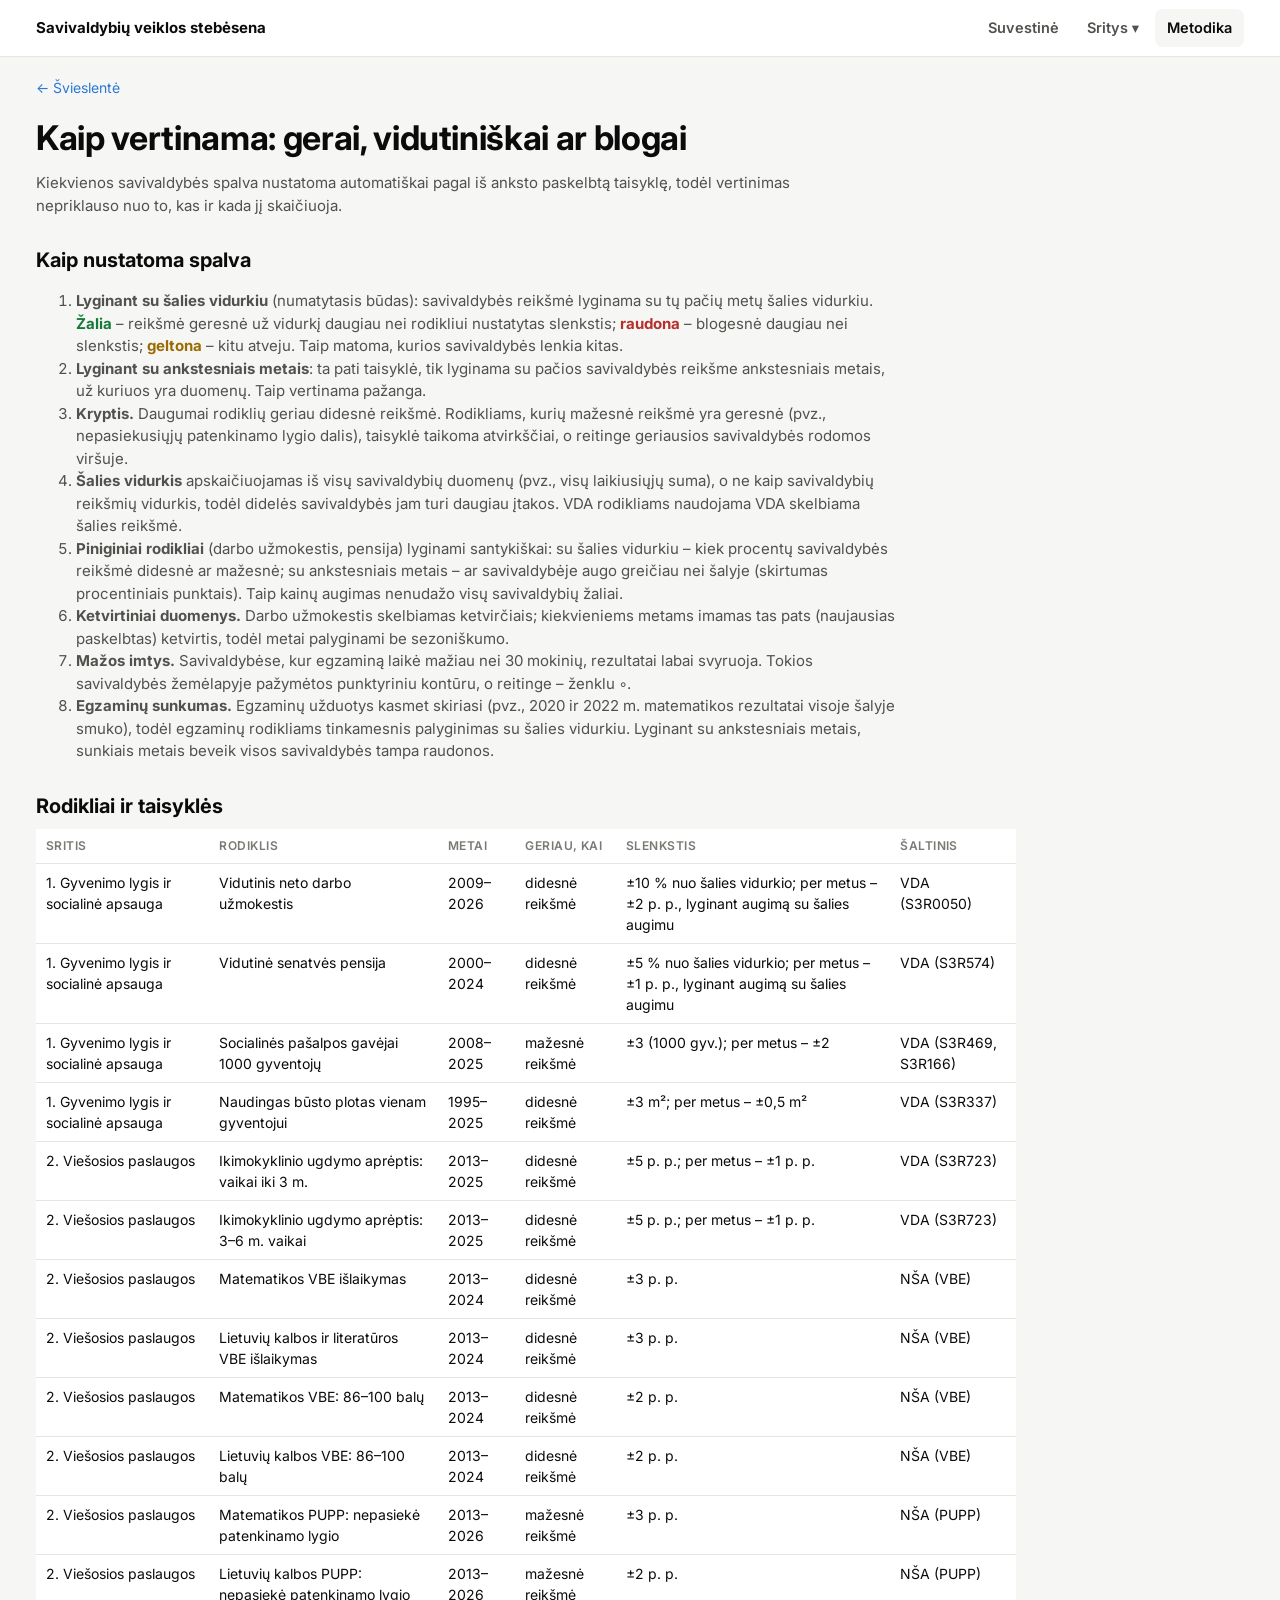
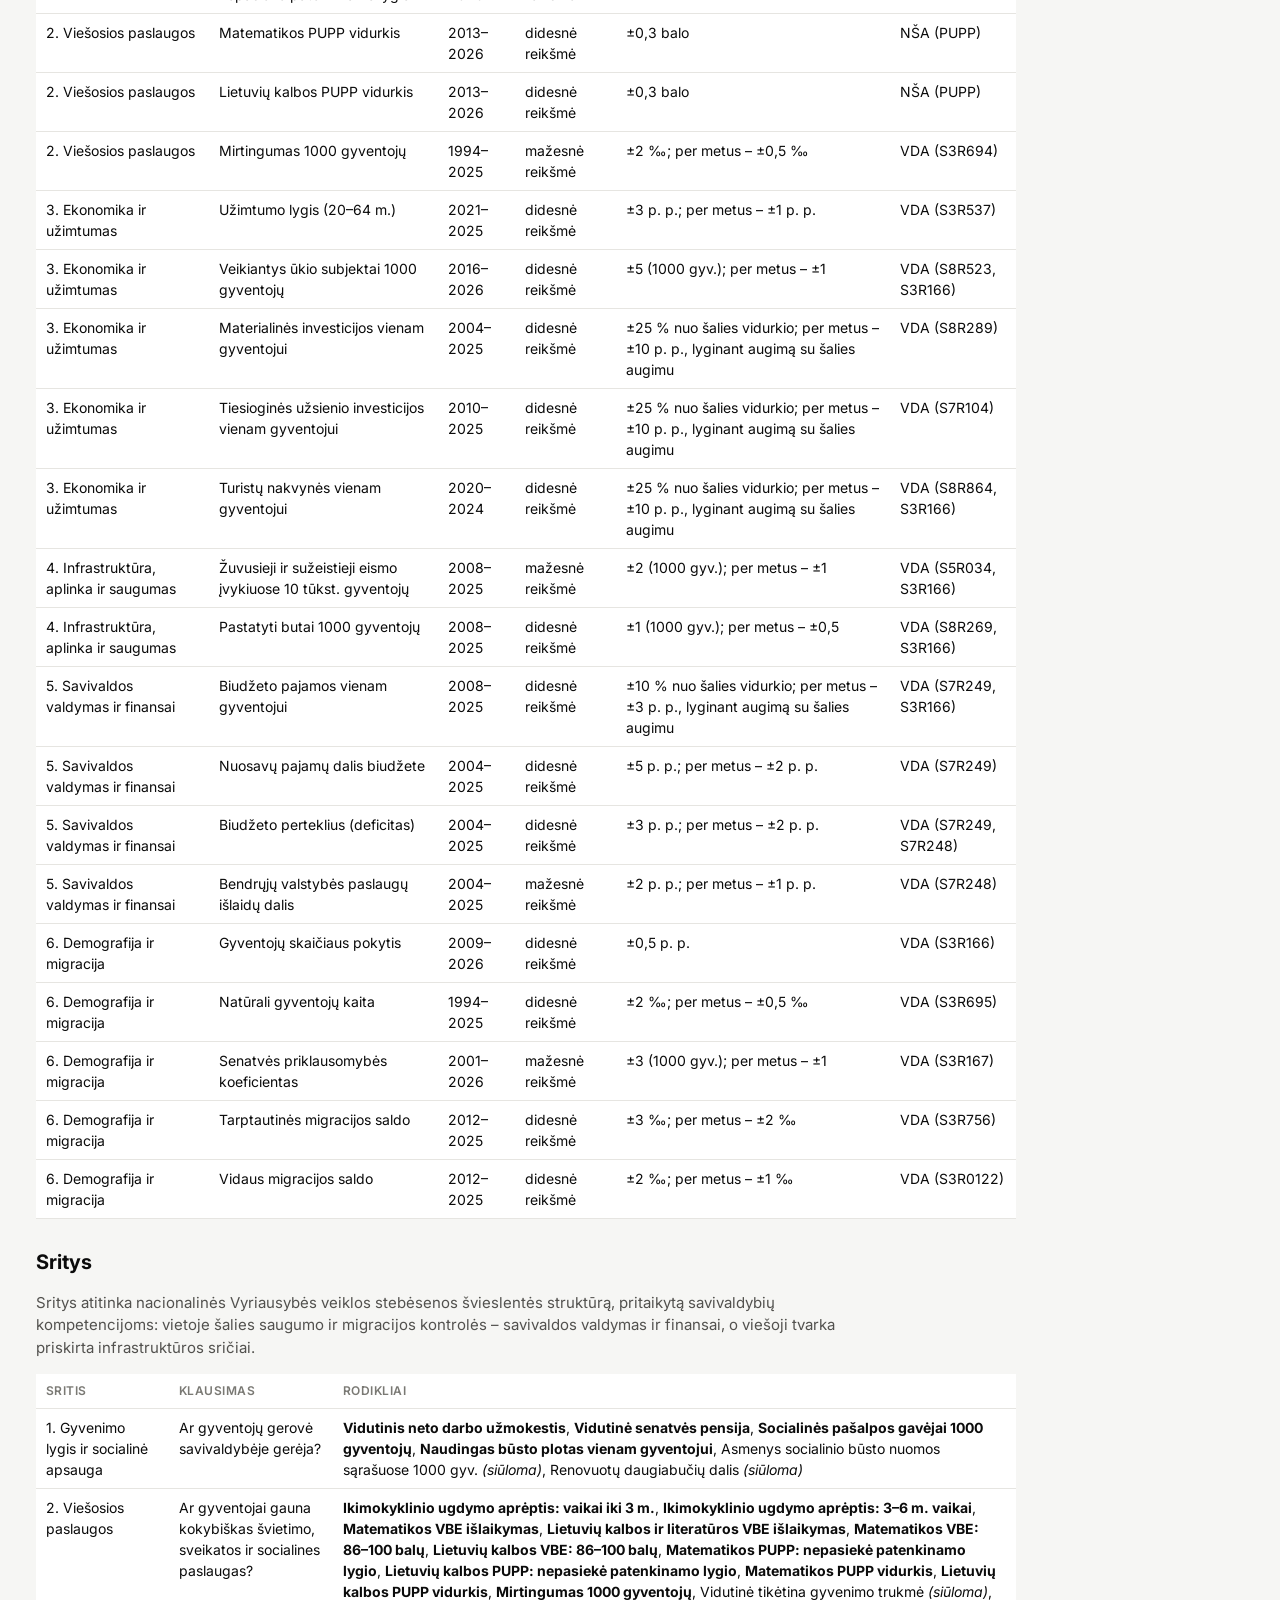
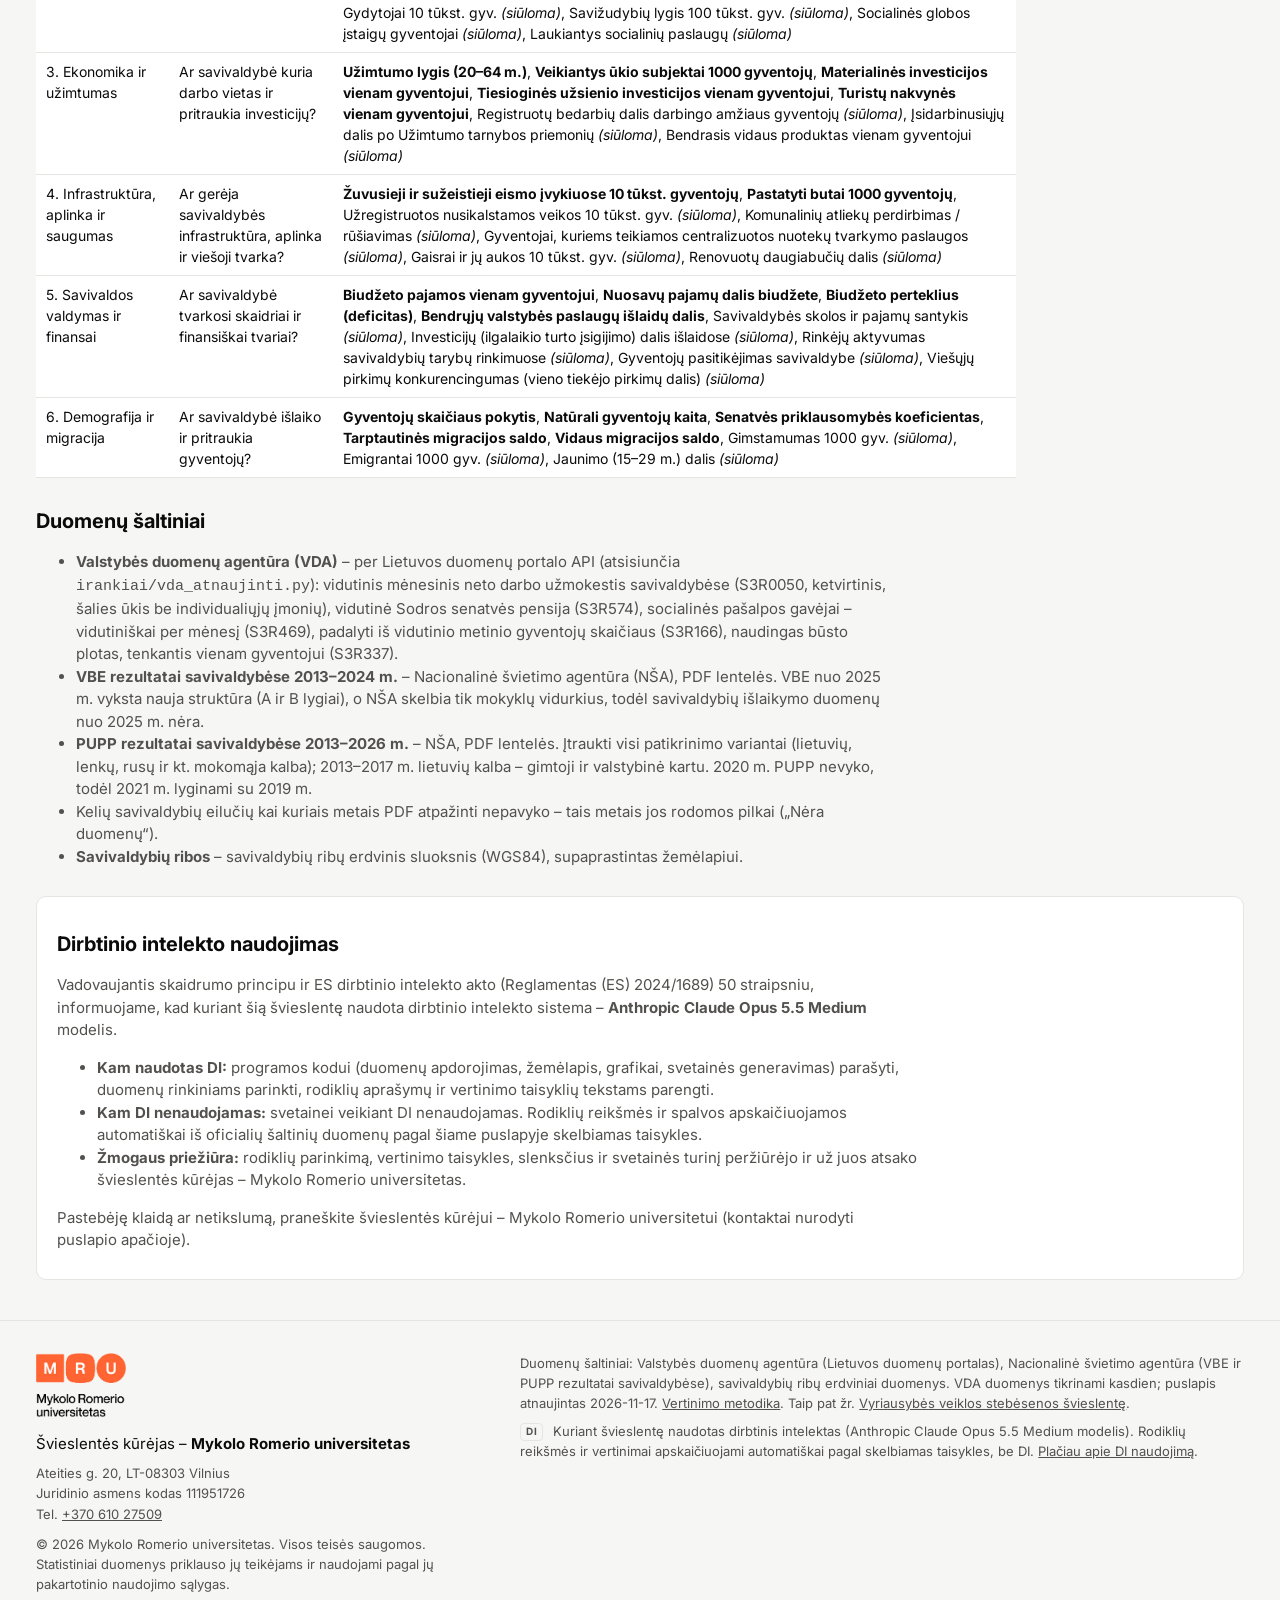
<file: metodika.html>
<!DOCTYPE html>
<html lang="lt">
<head>
<meta charset="utf-8">
<meta name="viewport" content="width=device-width, initial-scale=1">
<title>Vertinimo metodika · Savivaldybių veiklos stebėsena</title>
<link rel="preconnect" href="https://fonts.googleapis.com">
<link href="https://fonts.googleapis.com/css2?family=Inter:wght@400;500;600;700&display=swap" rel="stylesheet">
<link rel="stylesheet" href="statika/stilius.css?v=37bf7238">
</head>
<body>
<header class="virsus">
  <div class="plotis">
    <a class="logo" href="index.html">Savivaldybių veiklos stebėsena</a>
    <nav class="meniu" aria-label="Pagrindinis meniu">
      <a class="meniu-nuoroda meniu-plati" href="index.html" data-psl="suvestine">Suvestinė</a>
      <details class="meniu-sritys">
        <summary>Sritys <span aria-hidden="true">▾</span></summary>
        <div class="meniu-skydas">
          <a class="meniu-siaura" href="index.html">Suvestinė</a>
          <a href="index.html#sritis-1"><span class="meniu-nr">1</span><span class="meniu-pav">Gyvenimo lygis ir socialinė apsauga</span></a>
          <a href="index.html#sritis-2"><span class="meniu-nr">2</span><span class="meniu-pav">Viešosios paslaugos</span></a>
          <a href="index.html#sritis-3"><span class="meniu-nr">3</span><span class="meniu-pav">Ekonomika ir užimtumas</span></a>
          <a href="index.html#sritis-4"><span class="meniu-nr">4</span><span class="meniu-pav">Infrastruktūra, aplinka ir saugumas</span></a>
          <a href="index.html#sritis-5"><span class="meniu-nr">5</span><span class="meniu-pav">Savivaldos valdymas ir finansai</span></a>
          <a href="index.html#sritis-6"><span class="meniu-nr">6</span><span class="meniu-pav">Demografija ir migracija</span></a>
          <a class="meniu-siaura" href="metodika.html">Vertinimo metodika</a>
        </div>
      </details>
      <a class="meniu-nuoroda meniu-plati" href="metodika.html" data-psl="metodika" aria-current="page">Metodika</a>
    </nav>
  </div>
</header>

<main class="plotis metodika-psl">
  <nav class="kelias-nav"><a href="index.html">← Švieslentė</a></nav>
  <h1>Kaip vertinama: gerai, vidutiniškai ar blogai</h1>
  <p>Kiekvienos savivaldybės spalva nustatoma automatiškai pagal iš anksto paskelbtą taisyklę, todėl vertinimas nepriklauso nuo to, kas ir kada jį skaičiuoja.</p>

  <h2>Kaip nustatoma spalva</h2>
  <ol>
    <li><b>Lyginant su šalies vidurkiu</b> (numatytasis būdas): savivaldybės reikšmė lyginama su tų pačių metų šalies vidurkiu.
      <span style="color:var(--zalia-t)"><b>Žalia</b></span> – reikšmė geresnė už vidurkį daugiau nei rodikliui nustatytas slenkstis;
      <span style="color:var(--raudona-t)"><b>raudona</b></span> – blogesnė daugiau nei slenkstis;
      <span style="color:var(--geltona-t)"><b>geltona</b></span> – kitu atveju. Taip matoma, kurios savivaldybės lenkia kitas.</li>
    <li><b>Lyginant su ankstesniais metais</b>: ta pati taisyklė, tik lyginama su pačios savivaldybės reikšme ankstesniais metais, už kuriuos yra duomenų. Taip vertinama pažanga.</li>
    <li><b>Kryptis.</b> Daugumai rodiklių geriau didesnė reikšmė. Rodikliams, kurių mažesnė reikšmė yra geresnė (pvz., nepasiekusiųjų patenkinamo lygio dalis), taisyklė taikoma atvirkščiai, o reitinge geriausios savivaldybės rodomos viršuje.</li>
    <li><b>Šalies vidurkis</b> apskaičiuojamas iš visų savivaldybių duomenų (pvz., visų laikiusiųjų suma), o ne kaip savivaldybių reikšmių vidurkis, todėl didelės savivaldybės jam turi daugiau įtakos. VDA rodikliams naudojama VDA skelbiama šalies reikšmė.</li>
    <li><b>Piniginiai rodikliai</b> (darbo užmokestis, pensija) lyginami santykiškai: su šalies vidurkiu – kiek procentų savivaldybės reikšmė didesnė ar mažesnė; su ankstesniais metais – ar savivaldybėje augo greičiau nei šalyje (skirtumas procentiniais punktais). Taip kainų augimas nenudažo visų savivaldybių žaliai.</li>
    <li><b>Ketvirtiniai duomenys.</b> Darbo užmokestis skelbiamas ketvirčiais; kiekvieniems metams imamas tas pats (naujausias paskelbtas) ketvirtis, todėl metai palyginami be sezoniškumo.</li>
    <li><b>Mažos imtys.</b> Savivaldybėse, kur egzaminą laikė mažiau nei 30 mokinių, rezultatai labai svyruoja. Tokios savivaldybės žemėlapyje pažymėtos punktyriniu kontūru, o reitinge – ženklu ◦.</li>
    <li><b>Egzaminų sunkumas.</b> Egzaminų užduotys kasmet skiriasi (pvz., 2020 ir 2022 m. matematikos rezultatai visoje šalyje smuko), todėl egzaminų rodikliams tinkamesnis palyginimas su šalies vidurkiu. Lyginant su ankstesniais metais, sunkiais metais beveik visos savivaldybės tampa raudonos.</li>
  </ol>

  <h2>Rodikliai ir taisyklės</h2>
  <div class="lentele-slinktis"><table>
    <thead><tr><th>Sritis</th><th>Rodiklis</th><th>Metai</th><th>Geriau, kai</th><th>Slenkstis</th><th>Šaltinis</th></tr></thead>
    <tbody><tr><td>1. Gyvenimo lygis ir socialinė apsauga</td><td>Vidutinis neto darbo užmokestis</td><td>2009–2026</td><td>didesnė reikšmė</td><td>±10 % nuo šalies vidurkio; per metus – ±2 p. p., lyginant augimą su šalies augimu</td><td>VDA (S3R0050)</td></tr><tr><td>1. Gyvenimo lygis ir socialinė apsauga</td><td>Vidutinė senatvės pensija</td><td>2000–2024</td><td>didesnė reikšmė</td><td>±5 % nuo šalies vidurkio; per metus – ±1 p. p., lyginant augimą su šalies augimu</td><td>VDA (S3R574)</td></tr><tr><td>1. Gyvenimo lygis ir socialinė apsauga</td><td>Socialinės pašalpos gavėjai 1000 gyventojų</td><td>2008–2025</td><td>mažesnė reikšmė</td><td>±3 (1000 gyv.); per metus – ±2</td><td>VDA (S3R469, S3R166)</td></tr><tr><td>1. Gyvenimo lygis ir socialinė apsauga</td><td>Naudingas būsto plotas vienam gyventojui</td><td>1995–2025</td><td>didesnė reikšmė</td><td>±3 m²; per metus – ±0,5 m²</td><td>VDA (S3R337)</td></tr><tr><td>2. Viešosios paslaugos</td><td>Ikimokyklinio ugdymo aprėptis: vaikai iki 3 m.</td><td>2013–2025</td><td>didesnė reikšmė</td><td>±5 p. p.; per metus – ±1 p. p.</td><td>VDA (S3R723)</td></tr><tr><td>2. Viešosios paslaugos</td><td>Ikimokyklinio ugdymo aprėptis: 3–6 m. vaikai</td><td>2013–2025</td><td>didesnė reikšmė</td><td>±5 p. p.; per metus – ±1 p. p.</td><td>VDA (S3R723)</td></tr><tr><td>2. Viešosios paslaugos</td><td>Matematikos VBE išlaikymas</td><td>2013–2024</td><td>didesnė reikšmė</td><td>±3 p. p.</td><td>NŠA (VBE)</td></tr><tr><td>2. Viešosios paslaugos</td><td>Lietuvių kalbos ir literatūros VBE išlaikymas</td><td>2013–2024</td><td>didesnė reikšmė</td><td>±3 p. p.</td><td>NŠA (VBE)</td></tr><tr><td>2. Viešosios paslaugos</td><td>Matematikos VBE: 86–100 balų</td><td>2013–2024</td><td>didesnė reikšmė</td><td>±2 p. p.</td><td>NŠA (VBE)</td></tr><tr><td>2. Viešosios paslaugos</td><td>Lietuvių kalbos VBE: 86–100 balų</td><td>2013–2024</td><td>didesnė reikšmė</td><td>±2 p. p.</td><td>NŠA (VBE)</td></tr><tr><td>2. Viešosios paslaugos</td><td>Matematikos PUPP: nepasiekė patenkinamo lygio</td><td>2013–2026</td><td>mažesnė reikšmė</td><td>±3 p. p.</td><td>NŠA (PUPP)</td></tr><tr><td>2. Viešosios paslaugos</td><td>Lietuvių kalbos PUPP: nepasiekė patenkinamo lygio</td><td>2013–2026</td><td>mažesnė reikšmė</td><td>±2 p. p.</td><td>NŠA (PUPP)</td></tr><tr><td>2. Viešosios paslaugos</td><td>Matematikos PUPP vidurkis</td><td>2013–2026</td><td>didesnė reikšmė</td><td>±0,3 balo</td><td>NŠA (PUPP)</td></tr><tr><td>2. Viešosios paslaugos</td><td>Lietuvių kalbos PUPP vidurkis</td><td>2013–2026</td><td>didesnė reikšmė</td><td>±0,3 balo</td><td>NŠA (PUPP)</td></tr><tr><td>2. Viešosios paslaugos</td><td>Mirtingumas 1000 gyventojų</td><td>1994–2025</td><td>mažesnė reikšmė</td><td>±2 ‰; per metus – ±0,5 ‰</td><td>VDA (S3R694)</td></tr><tr><td>3. Ekonomika ir užimtumas</td><td>Užimtumo lygis (20–64 m.)</td><td>2021–2025</td><td>didesnė reikšmė</td><td>±3 p. p.; per metus – ±1 p. p.</td><td>VDA (S3R537)</td></tr><tr><td>3. Ekonomika ir užimtumas</td><td>Veikiantys ūkio subjektai 1000 gyventojų</td><td>2016–2026</td><td>didesnė reikšmė</td><td>±5 (1000 gyv.); per metus – ±1</td><td>VDA (S8R523, S3R166)</td></tr><tr><td>3. Ekonomika ir užimtumas</td><td>Materialinės investicijos vienam gyventojui</td><td>2004–2025</td><td>didesnė reikšmė</td><td>±25 % nuo šalies vidurkio; per metus – ±10 p. p., lyginant augimą su šalies augimu</td><td>VDA (S8R289)</td></tr><tr><td>3. Ekonomika ir užimtumas</td><td>Tiesioginės užsienio investicijos vienam gyventojui</td><td>2010–2025</td><td>didesnė reikšmė</td><td>±25 % nuo šalies vidurkio; per metus – ±10 p. p., lyginant augimą su šalies augimu</td><td>VDA (S7R104)</td></tr><tr><td>3. Ekonomika ir užimtumas</td><td>Turistų nakvynės vienam gyventojui</td><td>2020–2024</td><td>didesnė reikšmė</td><td>±25 % nuo šalies vidurkio; per metus – ±10 p. p., lyginant augimą su šalies augimu</td><td>VDA (S8R864, S3R166)</td></tr><tr><td>4. Infrastruktūra, aplinka ir saugumas</td><td>Žuvusieji ir sužeistieji eismo įvykiuose 10 tūkst. gyventojų</td><td>2008–2025</td><td>mažesnė reikšmė</td><td>±2 (1000 gyv.); per metus – ±1</td><td>VDA (S5R034, S3R166)</td></tr><tr><td>4. Infrastruktūra, aplinka ir saugumas</td><td>Pastatyti butai 1000 gyventojų</td><td>2008–2025</td><td>didesnė reikšmė</td><td>±1 (1000 gyv.); per metus – ±0,5</td><td>VDA (S8R269, S3R166)</td></tr><tr><td>5. Savivaldos valdymas ir finansai</td><td>Biudžeto pajamos vienam gyventojui</td><td>2008–2025</td><td>didesnė reikšmė</td><td>±10 % nuo šalies vidurkio; per metus – ±3 p. p., lyginant augimą su šalies augimu</td><td>VDA (S7R249, S3R166)</td></tr><tr><td>5. Savivaldos valdymas ir finansai</td><td>Nuosavų pajamų dalis biudžete</td><td>2004–2025</td><td>didesnė reikšmė</td><td>±5 p. p.; per metus – ±2 p. p.</td><td>VDA (S7R249)</td></tr><tr><td>5. Savivaldos valdymas ir finansai</td><td>Biudžeto perteklius (deficitas)</td><td>2004–2025</td><td>didesnė reikšmė</td><td>±3 p. p.; per metus – ±2 p. p.</td><td>VDA (S7R249, S7R248)</td></tr><tr><td>5. Savivaldos valdymas ir finansai</td><td>Bendrųjų valstybės paslaugų išlaidų dalis</td><td>2004–2025</td><td>mažesnė reikšmė</td><td>±2 p. p.; per metus – ±1 p. p.</td><td>VDA (S7R248)</td></tr><tr><td>6. Demografija ir migracija</td><td>Gyventojų skaičiaus pokytis</td><td>2009–2026</td><td>didesnė reikšmė</td><td>±0,5 p. p.</td><td>VDA (S3R166)</td></tr><tr><td>6. Demografija ir migracija</td><td>Natūrali gyventojų kaita</td><td>1994–2025</td><td>didesnė reikšmė</td><td>±2 ‰; per metus – ±0,5 ‰</td><td>VDA (S3R695)</td></tr><tr><td>6. Demografija ir migracija</td><td>Senatvės priklausomybės koeficientas</td><td>2001–2026</td><td>mažesnė reikšmė</td><td>±3 (1000 gyv.); per metus – ±1</td><td>VDA (S3R167)</td></tr><tr><td>6. Demografija ir migracija</td><td>Tarptautinės migracijos saldo</td><td>2012–2025</td><td>didesnė reikšmė</td><td>±3 ‰; per metus – ±2 ‰</td><td>VDA (S3R756)</td></tr><tr><td>6. Demografija ir migracija</td><td>Vidaus migracijos saldo</td><td>2012–2025</td><td>didesnė reikšmė</td><td>±2 ‰; per metus – ±1 ‰</td><td>VDA (S3R0122)</td></tr></tbody>
  </table></div>

  <h2>Sritys</h2>
  <p>Sritys atitinka nacionalinės Vyriausybės veiklos stebėsenos švieslentės struktūrą, pritaikytą savivaldybių kompetencijoms: vietoje šalies saugumo ir migracijos kontrolės – savivaldos valdymas ir finansai, o viešoji tvarka priskirta infrastruktūros sričiai.</p>
  <div class="lentele-slinktis"><table>
    <thead><tr><th>Sritis</th><th>Klausimas</th><th>Rodikliai</th></tr></thead>
    <tbody><tr><td>1. Gyvenimo lygis ir socialinė apsauga</td><td>Ar gyventojų gerovė savivaldybėje gerėja?</td><td><b>Vidutinis neto darbo užmokestis</b>, <b>Vidutinė senatvės pensija</b>, <b>Socialinės pašalpos gavėjai 1000 gyventojų</b>, <b>Naudingas būsto plotas vienam gyventojui</b>, Asmenys socialinio būsto nuomos sąrašuose 1000 gyv. <i>(siūloma)</i>, Renovuotų daugiabučių dalis <i>(siūloma)</i></td></tr><tr><td>2. Viešosios paslaugos</td><td>Ar gyventojai gauna kokybiškas švietimo, sveikatos ir socialines paslaugas?</td><td><b>Ikimokyklinio ugdymo aprėptis: vaikai iki 3 m.</b>, <b>Ikimokyklinio ugdymo aprėptis: 3–6 m. vaikai</b>, <b>Matematikos VBE išlaikymas</b>, <b>Lietuvių kalbos ir literatūros VBE išlaikymas</b>, <b>Matematikos VBE: 86–100 balų</b>, <b>Lietuvių kalbos VBE: 86–100 balų</b>, <b>Matematikos PUPP: nepasiekė patenkinamo lygio</b>, <b>Lietuvių kalbos PUPP: nepasiekė patenkinamo lygio</b>, <b>Matematikos PUPP vidurkis</b>, <b>Lietuvių kalbos PUPP vidurkis</b>, <b>Mirtingumas 1000 gyventojų</b>, Vidutinė tikėtina gyvenimo trukmė <i>(siūloma)</i>, Gydytojai 10 tūkst. gyv. <i>(siūloma)</i>, Savižudybių lygis 100 tūkst. gyv. <i>(siūloma)</i>, Socialinės globos įstaigų gyventojai <i>(siūloma)</i>, Laukiantys socialinių paslaugų <i>(siūloma)</i></td></tr><tr><td>3. Ekonomika ir užimtumas</td><td>Ar savivaldybė kuria darbo vietas ir pritraukia investicijų?</td><td><b>Užimtumo lygis (20–64 m.)</b>, <b>Veikiantys ūkio subjektai 1000 gyventojų</b>, <b>Materialinės investicijos vienam gyventojui</b>, <b>Tiesioginės užsienio investicijos vienam gyventojui</b>, <b>Turistų nakvynės vienam gyventojui</b>, Registruotų bedarbių dalis darbingo amžiaus gyventojų <i>(siūloma)</i>, Įsidarbinusiųjų dalis po Užimtumo tarnybos priemonių <i>(siūloma)</i>, Bendrasis vidaus produktas vienam gyventojui <i>(siūloma)</i></td></tr><tr><td>4. Infrastruktūra, aplinka ir saugumas</td><td>Ar gerėja savivaldybės infrastruktūra, aplinka ir viešoji tvarka?</td><td><b>Žuvusieji ir sužeistieji eismo įvykiuose 10 tūkst. gyventojų</b>, <b>Pastatyti butai 1000 gyventojų</b>, Užregistruotos nusikalstamos veikos 10 tūkst. gyv. <i>(siūloma)</i>, Komunalinių atliekų perdirbimas / rūšiavimas <i>(siūloma)</i>, Gyventojai, kuriems teikiamos centralizuotos nuotekų tvarkymo paslaugos <i>(siūloma)</i>, Gaisrai ir jų aukos 10 tūkst. gyv. <i>(siūloma)</i>, Renovuotų daugiabučių dalis <i>(siūloma)</i></td></tr><tr><td>5. Savivaldos valdymas ir finansai</td><td>Ar savivaldybė tvarkosi skaidriai ir finansiškai tvariai?</td><td><b>Biudžeto pajamos vienam gyventojui</b>, <b>Nuosavų pajamų dalis biudžete</b>, <b>Biudžeto perteklius (deficitas)</b>, <b>Bendrųjų valstybės paslaugų išlaidų dalis</b>, Savivaldybės skolos ir pajamų santykis <i>(siūloma)</i>, Investicijų (ilgalaikio turto įsigijimo) dalis išlaidose <i>(siūloma)</i>, Rinkėjų aktyvumas savivaldybių tarybų rinkimuose <i>(siūloma)</i>, Gyventojų pasitikėjimas savivaldybe <i>(siūloma)</i>, Viešųjų pirkimų konkurencingumas (vieno tiekėjo pirkimų dalis) <i>(siūloma)</i></td></tr><tr><td>6. Demografija ir migracija</td><td>Ar savivaldybė išlaiko ir pritraukia gyventojų?</td><td><b>Gyventojų skaičiaus pokytis</b>, <b>Natūrali gyventojų kaita</b>, <b>Senatvės priklausomybės koeficientas</b>, <b>Tarptautinės migracijos saldo</b>, <b>Vidaus migracijos saldo</b>, Gimstamumas 1000 gyv. <i>(siūloma)</i>, Emigrantai 1000 gyv. <i>(siūloma)</i>, Jaunimo (15–29 m.) dalis <i>(siūloma)</i></td></tr></tbody>
  </table></div>

  <h2>Duomenų šaltiniai</h2>
  <ul>
    <li><b>Valstybės duomenų agentūra (VDA)</b> – per Lietuvos duomenų portalo API (atsisiunčia <code>irankiai/vda_atnaujinti.py</code>):
      vidutinis mėnesinis neto darbo užmokestis savivaldybėse (S3R0050, ketvirtinis, šalies ūkis be individualiųjų įmonių),
      vidutinė Sodros senatvės pensija (S3R574), socialinės pašalpos gavėjai – vidutiniškai per mėnesį (S3R469), padalyti iš vidutinio metinio gyventojų skaičiaus (S3R166),
      naudingas būsto plotas, tenkantis vienam gyventojui (S3R337).</li>
    <li><b>VBE rezultatai savivaldybėse 2013–2024 m.</b> – Nacionalinė švietimo agentūra (NŠA), PDF lentelės. VBE nuo 2025 m. vyksta nauja struktūra (A ir B lygiai), o NŠA skelbia tik mokyklų vidurkius, todėl savivaldybių išlaikymo duomenų nuo 2025 m. nėra.</li>
    <li><b>PUPP rezultatai savivaldybėse 2013–2026 m.</b> – NŠA, PDF lentelės. Įtraukti visi patikrinimo variantai (lietuvių, lenkų, rusų ir kt. mokomąja kalba); 2013–2017 m. lietuvių kalba – gimtoji ir valstybinė kartu. 2020 m. PUPP nevyko, todėl 2021 m. lyginami su 2019 m.</li>
    <li>Kelių savivaldybių eilučių kai kuriais metais PDF atpažinti nepavyko – tais metais jos rodomos pilkai („Nėra duomenų“).</li>
    <li><b>Savivaldybių ribos</b> – savivaldybių ribų erdvinis sluoksnis (WGS84), supaprastintas žemėlapiui.</li>
  </ul>

  <section class="metodika-di" id="di" aria-labelledby="di-pav">
    <h2 id="di-pav">Dirbtinio intelekto naudojimas</h2>
    <p>Vadovaujantis skaidrumo principu ir ES dirbtinio intelekto akto (Reglamentas (ES) 2024/1689) 50 straipsniu, informuojame, kad kuriant šią švieslentę naudota dirbtinio intelekto sistema – <b>Anthropic Claude Opus 5.5 Medium</b> modelis.</p>
    <ul>
      <li><b>Kam naudotas DI:</b> programos kodui (duomenų apdorojimas, žemėlapis, grafikai, svetainės generavimas) parašyti, duomenų rinkiniams parinkti, rodiklių aprašymų ir vertinimo taisyklių tekstams parengti.</li>
      <li><b>Kam DI nenaudojamas:</b> svetainei veikiant DI nenaudojamas. Rodiklių reikšmės ir spalvos apskaičiuojamos automatiškai iš oficialių šaltinių duomenų pagal šiame puslapyje skelbiamas taisykles.</li>
      <li><b>Žmogaus priežiūra:</b> rodiklių parinkimą, vertinimo taisykles, slenksčius ir svetainės turinį peržiūrėjo ir už juos atsako švieslentės kūrėjas – Mykolo Romerio universitetas.</li>
    </ul>
    <p>Pastebėję klaidą ar netikslumą, praneškite švieslentės kūrėjui – Mykolo Romerio universitetui (kontaktai nurodyti puslapio apačioje).</p>
  </section>
</main>
<footer class="apacia">
  <div class="plotis apacia-tinklelis">
    <div class="apacia-kurejas">
      <a href="https://www.mruni.eu/" class="apacia-logo"><img src="statika/mru-logo.png" alt="Mykolo Romerio universitetas" height="48"></a>
      <p class="apacia-pav">Švieslentės kūrėjas – <b>Mykolo Romerio universitetas</b></p>
      <address class="apacia-kontaktai">
        Ateities g. 20, LT-08303 Vilnius<br>
        Juridinio asmens kodas 111951726<br>
        Tel. <a href="tel:+37061027509">+370 610 27509</a>
      </address>
      <p>© 2026 Mykolo Romerio universitetas. Visos teisės saugomos.
         Statistiniai duomenys priklauso jų teikėjams ir naudojami pagal jų pakartotinio naudojimo sąlygas.</p>
    </div>
    <div>
      <p>Duomenų šaltiniai: Valstybės duomenų agentūra (Lietuvos duomenų portalas), Nacionalinė švietimo agentūra (VBE ir PUPP rezultatai savivaldybėse), savivaldybių ribų erdviniai duomenys.
         VDA duomenys tikrinami kasdien; puslapis atnaujintas 2026-11-17.
         <a href="metodika.html">Vertinimo metodika</a>.
         Taip pat žr. <a href="https://dgudel.github.io/vyriausybes-veiklos-stebesena/">Vyriausybės veiklos stebėsenos švieslentę</a>.</p>
      <p class="apacia-di"><span class="di-zyma" aria-hidden="true">DI</span>
         Kuriant švieslentę naudotas dirbtinis intelektas (Anthropic Claude Opus 5.5 Medium modelis).
         Rodiklių reikšmės ir vertinimai apskaičiuojami automatiškai pagal skelbiamas taisykles, be DI.
         <a href="metodika.html#di">Plačiau apie DI naudojimą</a>.</p>
    </div>
  </div>
</footer>
<script>
  // Uždaryti meniu paspaudus nuorodą arba už jo ribų
  document.addEventListener("click", function (e) {
    var m = document.querySelector(".meniu-sritys");
    if (m && m.open && (!m.contains(e.target) || e.target.closest(".meniu-skydas a"))) m.open = false;
  });
</script>

</body>
</html>
</file>
<file: statika/stilius.css>
:root {
  --fonas: #f6f6f4; --pavirsius: #ffffff; --tekstas: #0b0b0b; --tekstas-antr: #52514e; --blankus: #7a7974;
  --linija: #e6e5e1; --akcentas: #2a78d6;
  --zalia: #1f9d4c; --geltona: #f0b429; --raudona: #d64541; --nera: #d9d7d1;
  --zalia-t: #157a39; --geltona-t: #9a6b00; --raudona-t: #b3302c;
  --r: 10px;
}
@media (prefers-color-scheme: dark) { :root:not([data-theme="light"]) {
  --fonas: #121212; --pavirsius: #1c1c1b; --tekstas: #f2f1ee; --tekstas-antr: #c2c0bb; --blankus: #8f8d88;
  --linija: #2f2e2c; --akcentas: #6aa8f0; --nera: #3a3936;
  --zalia-t: #4cc77a; --geltona-t: #f0b429; --raudona-t: #ef6b67; } }
:root[data-theme="dark"] {
  --fonas: #121212; --pavirsius: #1c1c1b; --tekstas: #f2f1ee; --tekstas-antr: #c2c0bb; --blankus: #8f8d88;
  --linija: #2f2e2c; --akcentas: #6aa8f0; --nera: #3a3936;
  --zalia-t: #4cc77a; --geltona-t: #f0b429; --raudona-t: #ef6b67; }
* { box-sizing: border-box; }
body { margin: 0; background: var(--fonas); color: var(--tekstas); font: 15px/1.5 Inter, system-ui, -apple-system, sans-serif; }
.plotis { max-width: 1240px; margin: 0 auto; padding: 0 16px; }
h1 { font-size: clamp(24px, 3.2vw, 34px); line-height: 1.15; margin: 28px 0 8px; letter-spacing: -.01em; }
.ivadas { color: var(--tekstas-antr); max-width: 780px; margin: 0 0 20px; }
/* Sritys */
.sritys { display: flex; gap: 8px; overflow-x: auto; padding-bottom: 4px; margin-bottom: 16px; scrollbar-width: thin; }
.sritis-btn { flex: 0 0 auto; display: flex; align-items: center; gap: 8px; border: 1px solid var(--linija); background: var(--pavirsius);
  color: var(--tekstas); border-radius: 999px; padding: 7px 14px; font: inherit; font-size: 14px; cursor: pointer; }
.sritis-btn .nr { font-size: 12px; width: 20px; height: 20px; border-radius: 50%; display: grid; place-items: center;
  background: var(--fonas); color: var(--tekstas-antr); font-weight: 600; }
.sritis-btn[aria-pressed="true"] { border-color: var(--tekstas); box-shadow: inset 0 0 0 1px var(--tekstas); font-weight: 600; }
.sritis-btn .tuscia { font-size: 11px; color: var(--blankus); }
/* Valdikliai */
.valdikliai { display: grid; grid-template-columns: minmax(220px, 1.3fr) minmax(200px, 1fr) minmax(260px, 1.6fr); gap: 12px;
  background: var(--pavirsius); border: 1px solid var(--linija); border-radius: var(--r); padding: 14px 16px; margin-bottom: 16px; }
.valdiklis label, .valdiklis .etiketė { display: block; font-size: 12px; color: var(--blankus); text-transform: uppercase; letter-spacing: .04em; margin-bottom: 6px; }
select { width: 100%; font: inherit; padding: 8px 10px; border: 1px solid var(--linija); border-radius: 8px; background: var(--pavirsius); color: var(--tekstas); }
.perjungiklis { display: flex; border: 1px solid var(--linija); border-radius: 8px; overflow: hidden; }
.perjungiklis button { flex: 1; font: inherit; font-size: 13px; padding: 8px 6px; border: 0; background: transparent; color: var(--tekstas-antr); cursor: pointer; }
.perjungiklis button[aria-pressed="true"] { background: var(--tekstas); color: var(--pavirsius); }
.laikas { display: flex; align-items: center; gap: 10px; }
.groti { flex: 0 0 auto; width: 36px; height: 36px; border-radius: 50%; border: 1px solid var(--linija); background: var(--pavirsius);
  color: var(--tekstas); cursor: pointer; font-size: 13px; }
.laikas input[type=range] { flex: 1; accent-color: var(--tekstas); }
.metai { font-weight: 700; font-size: 20px; min-width: 48px; text-align: right; font-variant-numeric: tabular-nums; }
.zymes-metu { display: flex; justify-content: space-between; font-size: 11px; color: var(--blankus); margin: 2px 46px 0 46px; }
/* Santrauka */
.santrauka { display: flex; flex-wrap: wrap; gap: 8px 20px; align-items: center; margin: 0 0 12px; font-size: 14px; color: var(--tekstas-antr); }
.santrauka b { color: var(--tekstas); }
.leg { display: inline-flex; align-items: center; gap: 6px; }
.leg i { width: 12px; height: 12px; border-radius: 3px; display: inline-block; }
/* Pagrindinis tinklelis */
.tinklelis { display: grid; grid-template-columns: minmax(0, 1.45fr) minmax(0, 1fr); gap: 16px; align-items: start; }
.skydas { background: var(--pavirsius); border: 1px solid var(--linija); border-radius: var(--r); padding: 14px 16px; min-width: 0; }
.skydas h2 { font-size: 16px; margin: 0 0 2px; }
.skydas .pa { font-size: 13px; color: var(--blankus); margin: 0 0 8px; }
#zemelapis svg { width: 100%; height: auto; display: block; }
.sav { stroke: var(--pavirsius); stroke-width: .7; cursor: pointer; transition: opacity .15s; }
.sav:hover, .sav.aktyvi { stroke: var(--tekstas); stroke-width: 1.6; }
.blanku .sav:not(.aktyvi) { opacity: .45; }
.mazas { stroke-dasharray: 2 1.5; }
#reitingas { max-height: 640px; overflow-y: auto; padding-right: 4px; }
.eil { display: grid; grid-template-columns: 22px minmax(92px, 132px) 1fr 46px; gap: 6px; align-items: center; font-size: 12.5px;
  padding: 1px 4px; border-radius: 6px; cursor: pointer; }
.eil:hover, .eil.aktyvi { background: var(--fonas); }
.eil.aktyvi { box-shadow: inset 0 0 0 1px var(--tekstas); }
.eil .vt { color: var(--blankus); text-align: right; font-variant-numeric: tabular-nums; }
.eil .pv { white-space: nowrap; overflow: hidden; text-overflow: ellipsis; }
.eil .juosta { position: relative; height: 12px; }
.eil .juosta span { position: absolute; left: 0; top: 0; bottom: 0; border-radius: 0 3px 3px 0; }
.eil .reik { text-align: right; font-variant-numeric: tabular-nums; font-weight: 500; }
.salies-eil { font-weight: 600; background: var(--fonas); }
.vidurkio-linija { position: absolute; top: -2px; bottom: -2px; width: 0; border-left: 1.5px dashed var(--tekstas-antr); }
/* Detalės */
.detales { margin-top: 12px; display: grid; grid-template-columns: 1fr; gap: 6px; }
.detales h3 { margin: 0; font-size: 18px; }
.detales .eilute { font-size: 14px; color: var(--tekstas-antr); }
.busena { display: inline-flex; align-items: center; gap: 6px; font-size: 13px; font-weight: 600; padding: 2px 10px; border-radius: 999px; border: 1.5px solid currentColor; }
.b-zalia { color: var(--zalia-t); } .b-geltona { color: var(--geltona-t); } .b-raudona { color: var(--raudona-t); } .b-nera { color: var(--blankus); }
#tendencija svg { width: 100%; height: 150px; display: block; }
.uzuomina { color: var(--blankus); font-size: 13px; margin: 6px 0 0; }
/* Patarimas */
.patarimas { position: fixed; pointer-events: none; background: var(--tekstas); color: var(--pavirsius); padding: 8px 10px; border-radius: 8px;
  font-size: 13px; line-height: 1.4; opacity: 0; transition: opacity .1s; z-index: 10; max-width: 240px; }
/* Rengiama sritis */
.rengiama { background: var(--pavirsius); border: 1px dashed var(--linija); border-radius: var(--r); padding: 18px 20px; }
.rengiama h2 { margin: 0 0 4px; font-size: 20px; }
.rengiama .klaus { color: var(--tekstas-antr); margin: 0 0 14px; }
.rodikliu-sarasas { display: grid; grid-template-columns: repeat(auto-fill, minmax(260px, 1fr)); gap: 10px; margin: 0; padding: 0; list-style: none; }
.rodikliu-sarasas li { border: 1px solid var(--linija); border-radius: 8px; padding: 10px 12px; font-size: 14px; }
.rodikliu-sarasas li small { display: block; color: var(--blankus); font-size: 12px; margin-top: 2px; }
.metodika { margin: 24px 0 8px; font-size: 14px; color: var(--tekstas-antr); max-width: 900px; }
.metodika h2 { color: var(--tekstas); font-size: 18px; }
@media (max-width: 900px) {
  .valdikliai { grid-template-columns: 1fr; }
  .tinklelis { grid-template-columns: 1fr; }
  #reitingas { max-height: 460px; }
}

/* ---------- Viršutinis meniu (kaip nacionalinėje švieslentėje) ---------- */
.virsus { background: var(--pavirsius); border-bottom: 1px solid var(--linija); position: sticky; top: 0; z-index: 20; }
.virsus .plotis { display: flex; align-items: center; gap: 12px; height: 56px; }
.virsus-mru { display: flex; align-items: center; flex-shrink: 0; }
.virsus-mru img { height: 30px; width: auto; display: block; }
.logo { font-weight: 700; color: var(--tekstas); text-decoration: none; white-space: nowrap; overflow: hidden; text-overflow: ellipsis; }
.meniu { margin-left: auto; display: flex; align-items: center; gap: 4px; }
.meniu-nuoroda, .meniu-sritys > summary { font-size: 14.5px; font-weight: 600; color: var(--tekstas-antr); text-decoration: none;
  padding: 8px 12px; border-radius: 8px; cursor: pointer; white-space: nowrap; }
.meniu-nuoroda:hover, .meniu-sritys > summary:hover, .meniu-sritys[open] > summary, .meniu-nuoroda[aria-current="page"] { background: var(--fonas); color: var(--tekstas); }
.meniu-sritys { position: relative; }
.meniu-sritys > summary { list-style: none; }
.meniu-sritys > summary::-webkit-details-marker { display: none; }
.meniu-skydas { position: absolute; right: 0; top: calc(100% + 8px); width: 380px; background: var(--pavirsius);
  border: 1px solid var(--linija); border-radius: var(--r); box-shadow: 0 12px 32px rgba(0,0,0,.12); padding: 6px; z-index: 30; }
.meniu-skydas a { display: flex; align-items: center; gap: 10px; padding: 9px 10px; border-radius: 8px; color: var(--tekstas); text-decoration: none; font-size: 14.5px; }
.meniu-skydas a:hover, .meniu-skydas a:focus-visible { background: var(--fonas); }
.meniu-nr { flex: none; display: inline-grid; place-items: center; width: 24px; height: 24px; border-radius: 50%;
  background: var(--fonas); color: var(--tekstas-antr); font-size: 12px; font-weight: 600; }
.meniu-pav { flex: 1; }
.meniu-zyma { font-size: 11px; color: var(--blankus); }
.meniu-siaura { display: none !important; }
@media (max-width: 760px) {
  .meniu-plati { display: none; }
  .meniu-siaura { display: flex !important; }
  .meniu-skydas { position: fixed; left: 12px; right: 12px; top: 60px; width: auto; }
}
/* ---------- Apačia (kaip nacionalinėje švieslentėje) ---------- */
.apacia { color: var(--tekstas-antr); font-size: 13px; padding: 32px 0 48px; border-top: 1px solid var(--linija); margin-top: 40px; }
.apacia a { color: inherit; }
.apacia p { margin: 0 0 8px; line-height: 1.55; }
.apacia-tinklelis { display: grid; grid-template-columns: minmax(0, 1fr) minmax(0, 1.6fr); gap: 32px; }
.apacia-pav { font-size: 15px; color: var(--tekstas); }
.apacia-logo { display: inline-block; margin-bottom: 10px; }
.apacia-logo img { height: 64px; width: auto; display: block; }
.apacia-kontaktai { font-style: normal; margin: 0 0 10px; line-height: 1.55; }
.di-zyma { display: inline-block; font-size: 10px; font-weight: 700; letter-spacing: .04em; color: var(--tekstas-antr);
  border: 1px solid var(--linija); border-radius: 4px; padding: 0 5px; margin-right: 6px; vertical-align: 1px; }
@media (max-width: 760px) { .apacia-tinklelis { grid-template-columns: 1fr; gap: 8px; } }
/* ---------- Suvestinė (pradinis puslapis) ---------- */
.kelias-nav { margin: 20px 0 0; font-size: 14px; }
.kelias-nav a, .nuoroda { color: var(--akcentas); text-decoration: none; }
.kelias-nav a:hover, .nuoroda:hover { text-decoration: underline; }
.sritys-tinklelis { display: grid; grid-template-columns: repeat(auto-fill, minmax(340px, 1fr)); gap: 14px; }
.sritis-kortele { background: var(--pavirsius); border: 1px solid var(--linija); border-radius: var(--r); padding: 16px 18px;
  color: var(--tekstas); text-decoration: none; display: flex; flex-direction: column; gap: 6px; }
a.sritis-kortele:hover { border-color: var(--tekstas-antr); }
.sritis-kortele .sk-nr { font-size: 12px; color: var(--blankus); text-transform: uppercase; letter-spacing: .04em; }
.sritis-kortele h2 { margin: 0; font-size: 18px; }
.sritis-kortele .sk-klaus { margin: 0 0 6px; color: var(--tekstas-antr); font-size: 14px; }
.sritis-kortele.rengiama-k { border-style: dashed; }
.sk-rod { display: grid; grid-template-columns: minmax(0, 1fr) 120px; gap: 10px; align-items: center; font-size: 13px; padding: 3px 0;
  color: var(--tekstas); text-decoration: none; border-top: 1px solid var(--linija); }
.sk-rod:hover .sk-rod-pav { text-decoration: underline; }
.sk-juosta { display: flex; height: 10px; border-radius: 3px; overflow: hidden; background: var(--nera); }
.sk-juosta span { display: block; height: 100%; }
.sk-pastaba { font-size: 12.5px; color: var(--blankus); margin: 6px 0 0; }
.atsaukti { font: inherit; font-size: 13px; border: 1px solid var(--linija); background: var(--pavirsius); color: var(--tekstas-antr);
  border-radius: 999px; padding: 3px 12px; cursor: pointer; justify-self: start; }
.atsaukti:hover { color: var(--tekstas); border-color: var(--tekstas-antr); }
/* ---------- Metodika ---------- */
.metodika-psl h1 { margin-top: 20px; }
.metodika-psl h2 { font-size: 20px; margin: 28px 0 8px; }
.metodika-psl p, .metodika-psl li { color: var(--tekstas-antr); max-width: 820px; }
.metodika-psl table { border-collapse: collapse; width: 100%; max-width: 980px; background: var(--pavirsius); font-size: 14px; }
.metodika-psl th, .metodika-psl td { text-align: left; padding: 8px 10px; border-bottom: 1px solid var(--linija); vertical-align: top; }
.metodika-psl th { font-size: 12px; text-transform: uppercase; letter-spacing: .04em; color: var(--blankus); font-weight: 600; }
.lentele-slinktis { overflow-x: auto; }
.metodika-di { background: var(--pavirsius); border: 1px solid var(--linija); border-radius: var(--r); padding: 4px 20px 12px; margin-top: 28px; }
</file>
